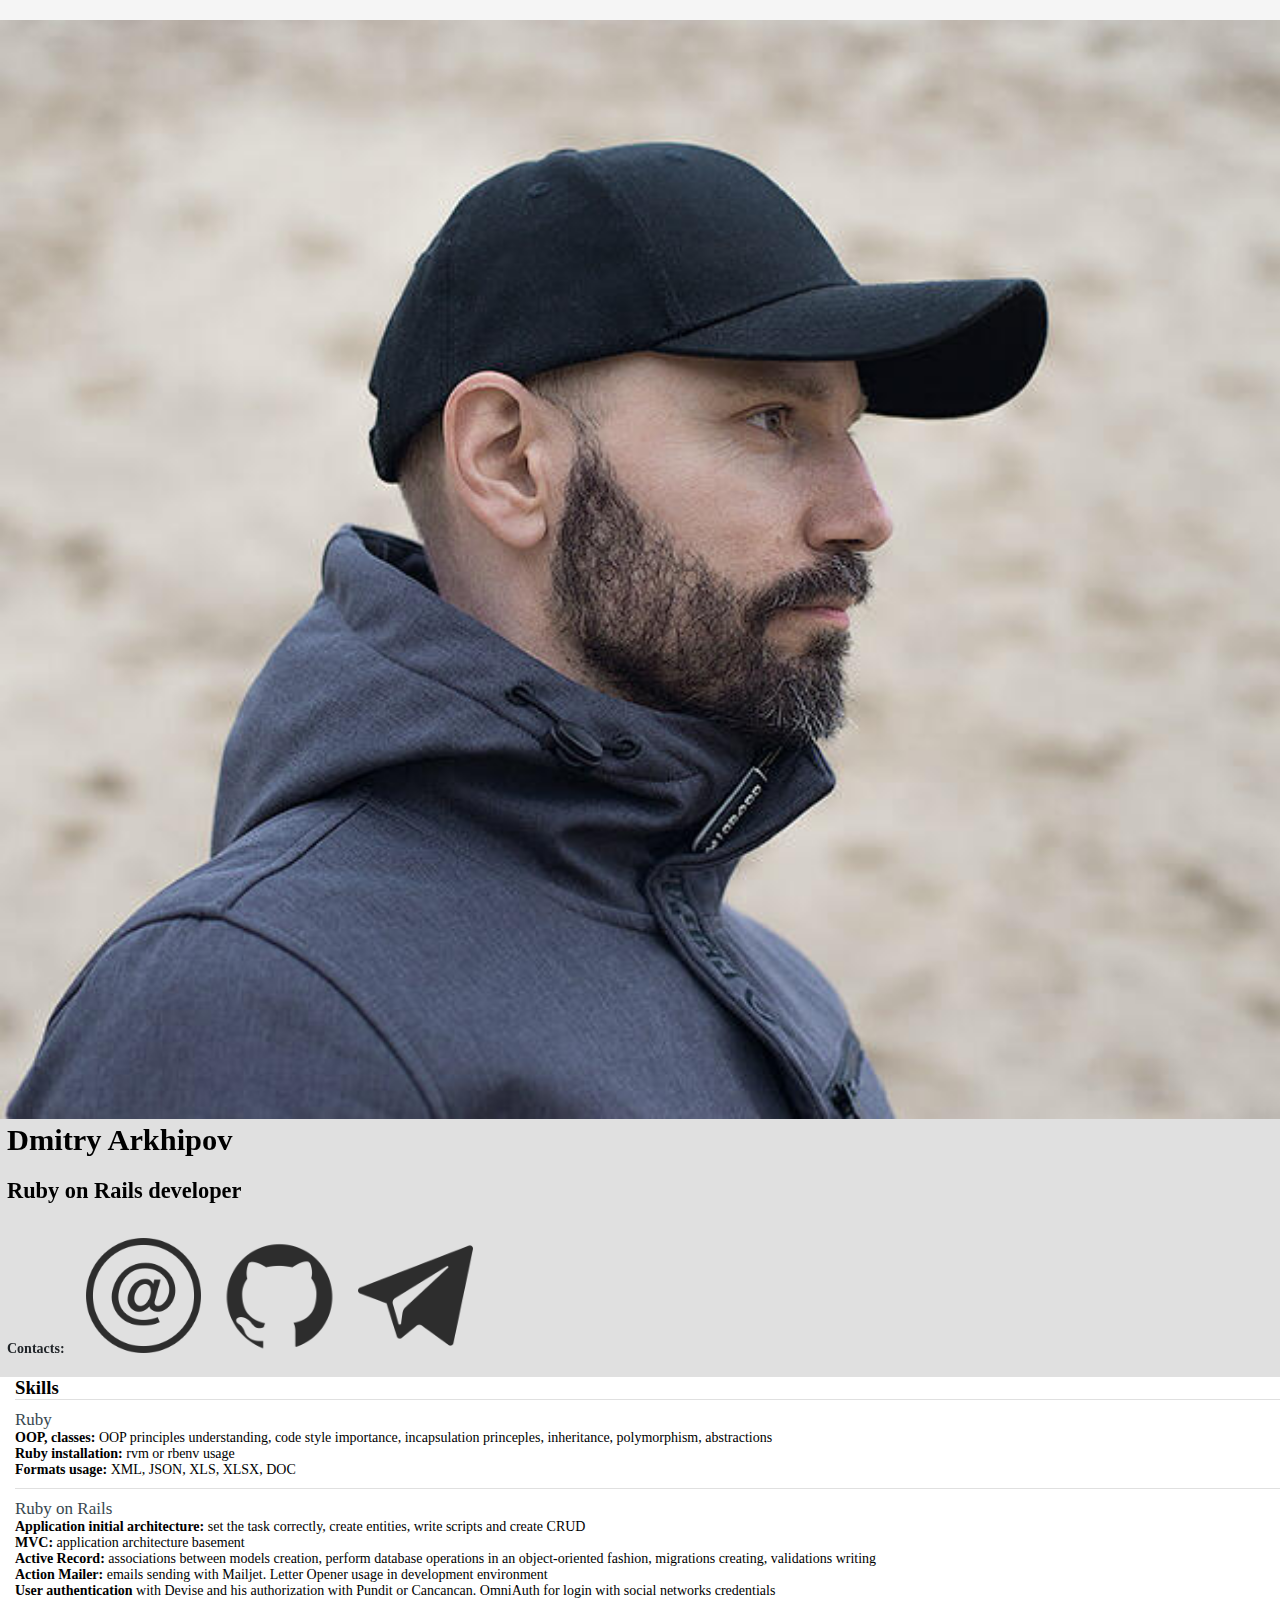
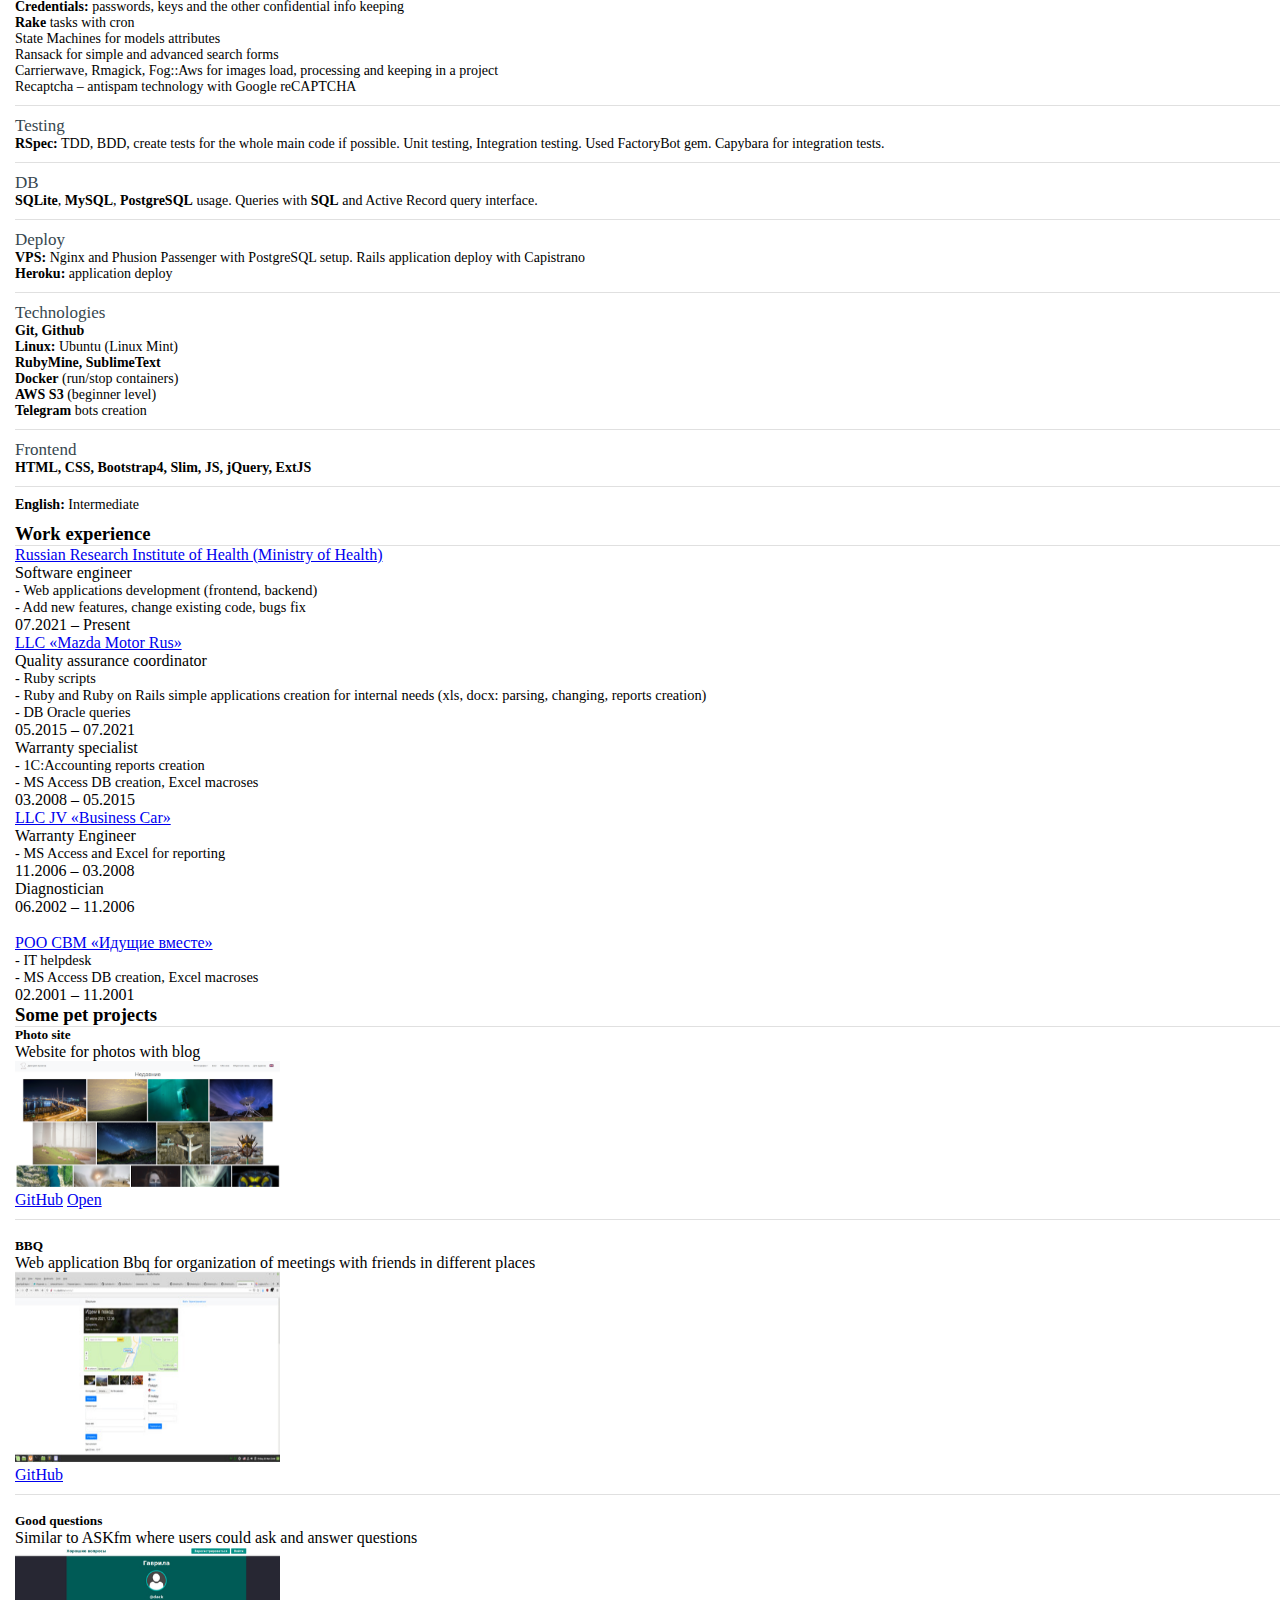
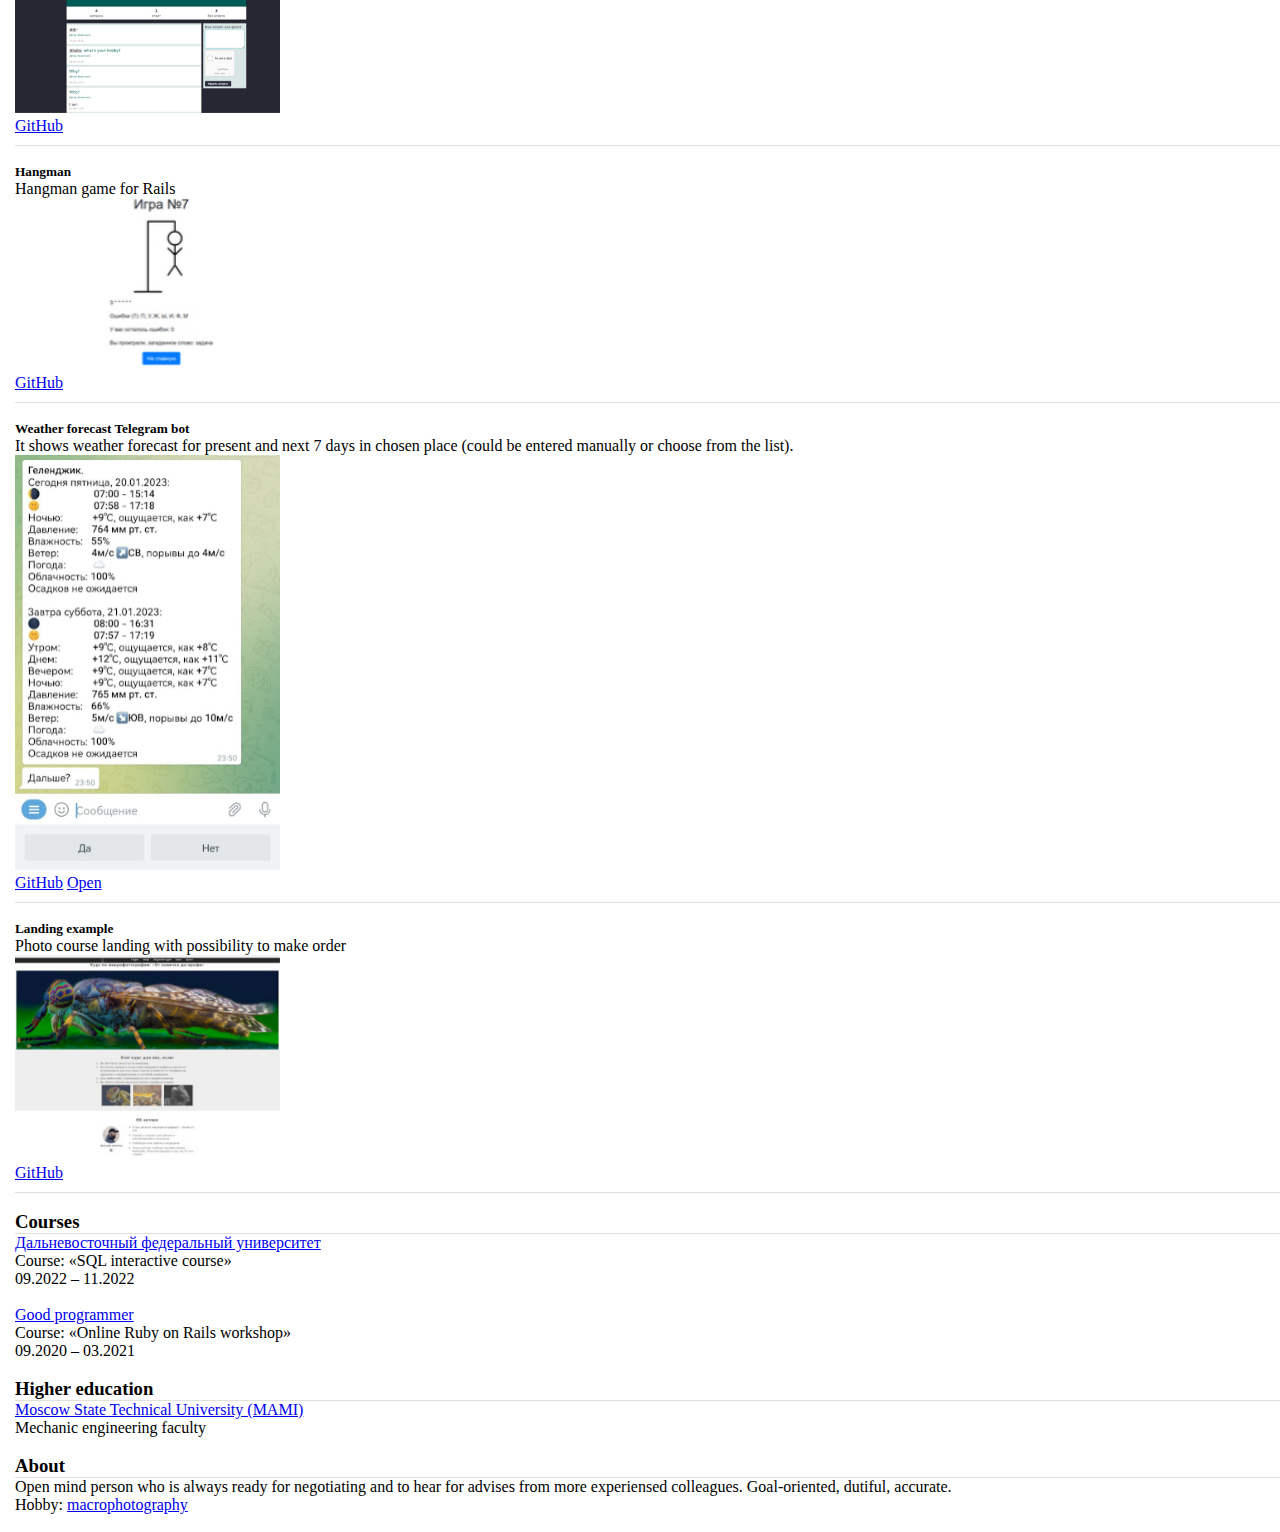
<file: index.html>
<!DOCTYPE html>
<html lang="ru">
<head>
  <meta charset="UTF-8">
  <meta name="viewport" content="width=device-width, initial-scale=1.0">
  <title>Dmitry Arkhipov, Ruby on Rails</title>
  <link rel="stylesheet" href="https://cdn.jsdelivr.net/npm/bootstrap@4.5.3/dist/css/bootstrap.min.css"
        integrity="sha384-TX8t27EcRE3e/ihU7zmQxVncDAy5uIKz4rEkgIXeMed4M0jlfIDPvg6uqKI2xXr2" crossorigin="anonymous">
  <link rel="stylesheet" href="https://use.fontawesome.com/releases/v5.15.1/css/all.css"
        integrity="sha384-vp86vTRFVJgpjF9jiIGPEEqYqlDwgyBgEF109VFjmqGmIY/Y4HV4d3Gp2irVfcrp" crossorigin="anonymous">
  <link rel="stylesheet" href="css/main.css">
</head>
<body class="bg-whitesmoke">
  <div class="container shadow p-2 mb-3 bg-muted rounded bg-gray">

    <div class="col offset-xl-1 col-xl-10">
      <div class="row">
        <div class="col col-sm-8 col-md-4 col-xl-4 col-info">
          <div class="row">
            <img class="rounded-sm" src="images/503d.jpg" alt="photo">
          </div>
          <div class="sticky">
            <div class="row contact-info">
              <div class="col-12 info-contact-col-2 pt-3 text-about-me-2">
                <b>Dmitry Arkhipov</b>
              </div>
            </div>
            <div class="row contact-info">
              <div class="col-12 info-contact-col-2 pt-3 text-about-me-developer">
                <b>Ruby on Rails developer</b><br>
              </div>
            </div>
            <div class="row contact-info top-more-space">
              <div class="col-12 info-contact-col-2 pt-3 text-about-me">
                <p><b>Contacts:</b>
                <a href="mailto:slipin2020@mail.ru" class="logo-link" rel="noopener noreferrer" target="_blank"><img src="images/mail_logo.png" alt="email" class="logo"></a>
                <a href="https://github.com/dmentry" class="logo-link" rel="noopener noreferrer" target="_blank"><img src="images/gh_logo.png" alt="gh" class="logo"></a>
                <a href="https://t.me/Dack99" class="logo-link" rel="noopener noreferrer" target="_blank"><img src="images/teleg_logo.png" alt="gh" class="logo"></a></p>
              </div>
            </div>
          </div>
        </div>

        <div class="col-md-8 col-lg-8">
          <div class="row ml-lg-1 ml-md-1 bg-white rounded-sm">
            <div class="col-12 pt-3 text-secondary int-info">
              <h3 class="bottom-line">Skills</h3>
              <ul class="list-skills">
                <li class="list-list">

                  <h5 class="skills-title">Ruby</h5>
                  <ul>
                    <li><strong>OOP, classes:</strong> OOP principles understanding, code style importance, incapsulation princeples, inheritance, polymorphism, abstractions</li>
                    <li><strong>Ruby installation:</strong> <span class="badge badge-secondary">rvm</span> or <span class="badge badge-secondary">rbenv</span> usage</li>
                    <li><strong>Formats usage:</strong> XML, JSON, XLS, XLSX, DOC</li>
                  </ul>
                  <li class="list-list">

                  <h5 class="skills-title">Ruby on Rails</h5>
                  <ul>
                    <li><strong>Application initial architecture:</strong> set the task correctly, create entities, write scripts and create CRUD</li>
                    <li><strong>MVC:</strong> application architecture basement</li>
                    <li><strong>Active Record:</strong> associations between models creation, perform database operations in an object-oriented fashion, migrations creating, validations writing</li>
                    <li><strong>Action Mailer:</strong> emails sending with <span class="badge badge-secondary">Mailjet</span>. <span class="badge badge-secondary">Letter Opener</span> usage in development environment</li>
                    <li><strong>User authentication</strong> with <span class="badge badge-secondary">Devise</span> and his authorization with <span class="badge badge-secondary">Pundit</span> or <span class="badge badge-secondary">Cancancan</span>. <span class="badge badge-secondary">OmniAuth</span> for login with social networks credentials</li>
                    <li><strong>Credentials:</strong> passwords, keys and the other confidential info keeping</li>
                    <li><strong>Rake</strong> tasks with <span class="badge badge-secondary">cron</span></li>
                    <li><span class="badge badge-secondary">State Machines</span> for models attributes</li>
                    <li><span class="badge badge-secondary">Ransack</span> for simple and advanced search forms</li>
                    <li><span class="badge badge-secondary">Carrierwave</span>, <span class="badge badge-secondary">Rmagick</span>, <span class="badge badge-secondary">Fog::Aws</span> for images load, processing and keeping in a project</li>
                    <li><span class="badge badge-secondary">Recaptcha</span> &ndash; antispam technology with Google reCAPTCHA</li>
                  </ul>
                  <li class="list-list">

                  <h5 class="skills-title">Testing</h5>
                  <ul>
                    <li><strong>RSpec:</strong> TDD, BDD, create tests for the whole main code if possible. Unit testing, Integration testing. Used <span class="badge badge-secondary">FactoryBot</span> gem. <span class="badge badge-secondary">Capybara</span> for integration tests.</li>
                  </ul>
                  <li class="list-list">

                  <h5 class="skills-title">DB</h5>
                  <ul>
                    <li><strong>SQLite</strong>, <strong>MySQL</strong>, <strong>PostgreSQL</strong> usage. Queries with <strong>SQL</strong> and Active Record query interface.</li>
                  </ul>
                  <li class="list-list">

                  <h5 class="skills-title">Deploy</h5>
                  <ul>
                    <li><strong>VPS: </strong><span class="badge badge-secondary">Nginx</span> and <span class="badge badge-secondary">Phusion Passenger</span> with <span class="badge badge-secondary">PostgreSQL</span> setup. Rails application deploy with <span class="badge badge-secondary">Capistrano</span></li>
                    <li ><strong>Heroku: </strong>application deploy</li>
                  </ul>
                  <li class="list-list">

                  <h5 class="skills-title">Technologies</h5>
                  <ul>
                    <li><strong>Git, Github</strong></li>
                    <li><strong>Linux:</strong> Ubuntu (Linux Mint)</strong></li>
                    <li><strong>RubyMine, SublimeText</strong></li>
                    <li><strong>Docker</strong> (run/stop containers)</li>
                    <li><strong>AWS S3</strong> (beginner level)</li>
                    <li><strong>Telegram</strong> bots creation</li>
                  </ul>
                  <li class="list-list">

                  <h5 class="skills-title">Frontend</h5>
                  <ul>
                    <li><strong>HTML, CSS, Bootstrap4, Slim, JS, jQuery, ExtJS</strong></li>
                  </ul>
                  <li class="list-list">

                  <ul>
                    <li><strong>English:</strong> Intermediate</li>
                  </ul>
                </li>
              </ul>
            </div>
          </div>

          <div class="row box-shadow mt-4 mb-4 ml-lg-1 ml-xl-1 bg-white rounded-sm">
            <div class="col-12 pt-3 text-secondary int-info">
              <h3 class="bottom-line">Work experience</h3>
              <a class="text-info" href="https://mednet.ru" rel="noopener noreferrer" target="_blank">Russian Research Institute of Health (Ministry of Health)</a>
              <div>Software engineer</div>
              <ul>
              <li class="list-text-about"> - Web applications development (frontend, backend)</li>
              <li class="list-text-about"> - Add new features, change existing code, bugs fix</li>
              <div>07.2021 &ndash; Present</div>
              </ul>
              <a class="text-info" href="https://www.mazda.ru" rel="noopener noreferrer" target="_blank">LLC &laquo;Mazda Motor Rus&raquo;</a>
              <div>Quality assurance coordinator</div>
              <ul>
              <li class="list-text-about"> - Ruby scripts</li>
              <li class="list-text-about"> - Ruby and Ruby on Rails simple applications creation for internal needs (xls, docx: parsing, changing, reports creation)</li>
              <li class="list-text-about"> - DB Oracle queries</li>
              <div>05.2015 &ndash; 07.2021</div>
              </ul>
              <div>Warranty specialist</div>
              <ul>
                <li class="list-text-about"> - 1C:Accounting reports creation</li>
                <li class="list-text-about"> - MS Access DB creation, Excel macroses</li>
                <div>03.2008 &ndash; 05.2015</div>
              </ul>
              <a class="text-info" href="https://business-car.ru" rel="noopener noreferrer" target="_blank">LLC JV &laquo;Business Car&raquo;</a>
              <div>Warranty Engineer</div>
              <ul>
                <li class="list-text-about"> - MS Access and Excel for reporting</li>
                <div>11.2006 &ndash; 03.2008</div>
              </ul>
              <div>Diagnostician<br>06.2002 &ndash; 11.2006</div>
              <br>
              <a class="text-info" href="https://ru.wikipedia.org/wiki/%D0%98%D0%B4%D1%83%D1%89%D0%B8%D0%B5_%D0%B2%D0%BC%D0%B5%D1%81%D1%82%D0%B5" rel="noopener noreferrer" target="_blank">РОО СВМ &laquo;Идущие вместе&raquo;</a>
              <ul>
                <li class="list-text-about"> - IT helpdesk</li>
                <li class="list-text-about"> - MS Access DB creation, Excel macroses</li>
                <div>02.2001 &ndash; 11.2001</div>
              </ul>
            </div>
          </div>

          <div class="row box-shadow mt-4 mb-4 ml-lg-1 ml-xl-1 bg-white rounded-sm">
            <div class="col-12 pt-3 text-secondary int-info">
              <h3 class="bottom-line">Some pet projects</h3>
              <div class="bottom-line-applications">
                <h5 class="card-title text-dark">Photo site</h5>
                <p class="card-text text-secondary">Website for photos with blog</p>
                <div><img src="images/screen_photoweb.png" alt="screenshot" class="appl-screenshot"></div>
                <a href="https://github.com/dmentry/site_rails" class="btn btn-secondary mt-2" rel="noopener noreferrer" target="_blank" title="GitHub repository">GitHub</a>
                <a href="http://dack9.ru/en" class="btn btn-secondary mt-2" rel="noopener noreferrer" target="_blank">Open</a>
              </div>
              <br>
              <div  class="bottom-line-applications">
                <h5 class="card-title text-dark">BBQ</h5>
                <p class="card-text text-secondary">Web application Bbq for organization of meetings with friends in different places</p>
                <div><img src="images/screenshot_bbq.jpg" alt="screenshot" class="appl-screenshot"></div>
                <a href="https://github.com/dmentry/bbq" class="btn btn-secondary mt-2" rel="noopener noreferrer" target="_blank" title="GitHub repository">GitHub</a>
                <!-- <a href="http://bbq.dack9.ru" class="btn btn-secondary mt-2" rel="noopener noreferrer" target="_blank">Open</a> -->
              </div>
              <br>
              <div  class="bottom-line-applications">
                <h5 class="card-title text-dark">Good questions</h5>
                <p class="card-text text-secondary">Similar to ASKfm where users could ask and answer questions</p>
                <div><img src="images/screenshot_ask.jpg" alt="screenshot" class="appl-screenshot"></div>
                <a href="https://github.com/dmentry/askme" class="btn btn-secondary mt-2" rel="noopener noreferrer" target="_blank" title="GitHub repository">GitHub</a>
              </div>
              <br>
              <div  class="bottom-line-applications">
                <h5 class="card-title text-dark">Hangman</h5>
                <p class="card-text text-secondary">Hangman game for Rails</p>
                <div><img src="images/screenshot_hangman.jpg" alt="screenshot" class="appl-screenshot"></div>
                <a href="https://github.com/dmentry/hangman_rails" class="btn btn-secondary mt-2" rel="noopener noreferrer" target="_blank" title="GitHub repository">GitHub</a>
              </div>
              <br>
              <div  class="bottom-line-applications">
                <h5 class="card-title text-dark">Weather forecast Telegram bot</h5>
                <p class="card-text text-secondary">It shows weather forecast for present and next 7 days in chosen place (could be entered manually or choose from the list).</p>
                <div><img src="images/screenshot_forecast_bot.jpg" alt="screenshot" class="appl-screenshot"></div>
                <a href="https://github.com/dmentry/weather_forecast_bot" class="btn btn-secondary mt-2" rel="noopener noreferrer" target="_blank" title="GitHub repository">GitHub</a>
                <a href="https://t.me/city_weath_bot" class="btn btn-secondary mt-2" rel="noopener noreferrer" target="_blank">Open</a>
              </div>
              <br>
              <div  class="bottom-line-applications">
                <h5 class="card-title text-dark">Landing example</h5>
                <p class="card-text text-secondary">Photo course landing with possibility to make order</p>
                <div><img src="images/screenshot_landing.jpg" alt="screenshot" class="appl-screenshot"></div>
                <a href="https://github.com/dmentry/landing" class="btn btn-secondary mt-2" rel="noopener noreferrer" target="_blank" title="GitHub repository">GitHub</a>
              </div>
              <br>
            </div>
          </div>

          <div class="row box-shadow mt-4 mb-4 ml-lg-1 ml-xl-1 bg-white rounded-sm">
            <div class="col-12 pt-3 text-secondary int-info">
              <h3 class="bottom-line">Courses</h3>
              <a class="text-info" href="https://stepik.org/course/63054/syllabus" rel="noopener noreferrer" target="_blank">Дальневосточный федеральный университет</a>
              <div>Course: &laquo;SQL interactive course&raquo;<br>09.2022 &ndash; 11.2022</div>
              <br>
              <a class="text-info" href="https://goodprogrammer.ru" rel="noopener noreferrer" target="_blank">Good programmer</a>
              <div>Course: &laquo;Online Ruby on Rails workshop&raquo;<br>09.2020 &ndash; 03.2021</div>
              <br>
            </div>
          </div>

          <div class="row box-shadow mt-4 mb-4 ml-lg-1 ml-xl-1 bg-white rounded-sm">
            <div class="col-12 pt-3 text-secondary int-info">
              <h3 class="bottom-line">Higher education</h3>
              <a class="text-info" href="https://new.mospolytech.ru" rel="noopener noreferrer" target="_blank">Moscow State Technical University (MAMI)</a>
              <div>Mechanic engineering faculty</div>
              <br>
            </div>
          </div>

          <div class="row box-shadow mt-4 mb-4 ml-lg-1 ml-xl-1 bg-white rounded-sm">
            <div class="col-12 pt-3 text-secondary int-info">
              <h3 class="bottom-line">About</h3>
              <div>Open mind person who is always ready for negotiating and to hear for advises from more experiensed colleagues. Goal-oriented, dutiful, accurate.
              <br>Hobby: <a href="https://dack9.ru/en/macro_page" rel="noopener noreferrer" target="_blank" class="text-info" title="Open">macrophotography</a></div>
              <br>
            </div>
          </div>
      </div>
    </div>
    
  </div>
</body>
</html>
</file>
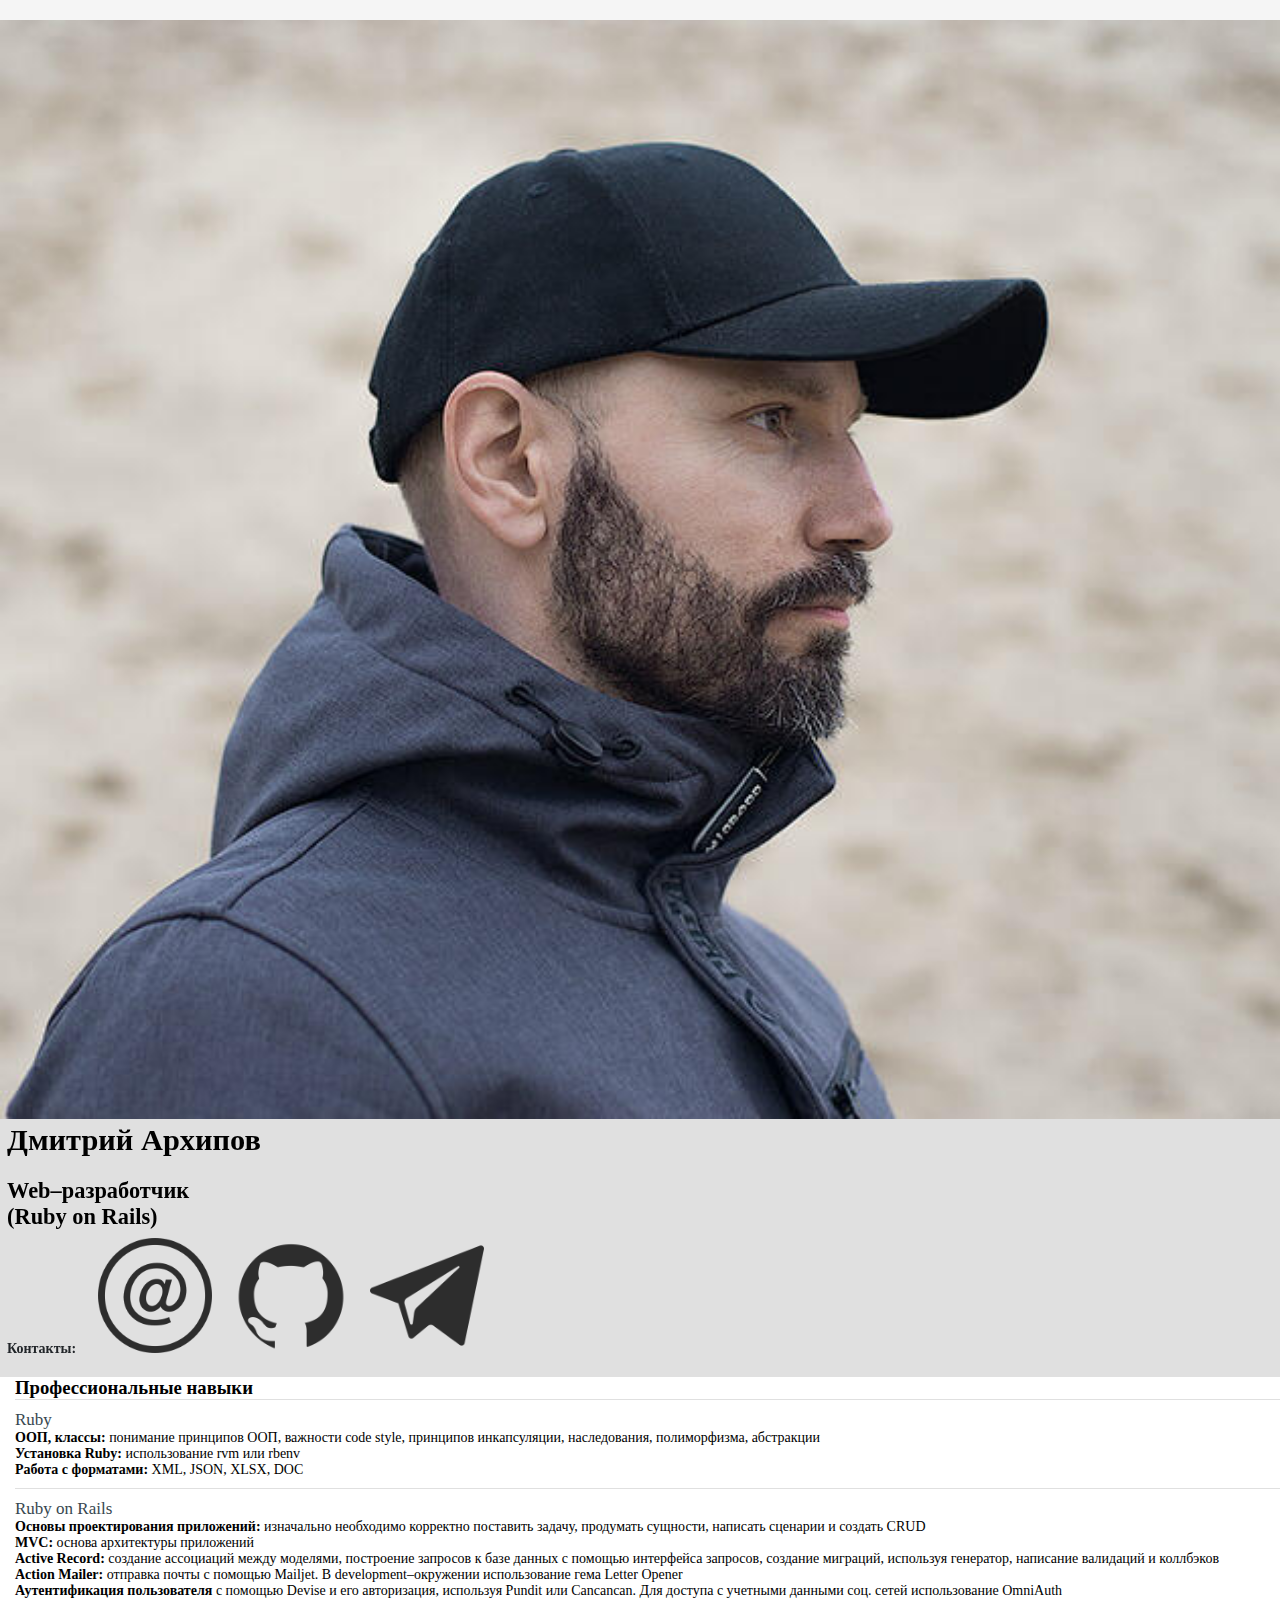
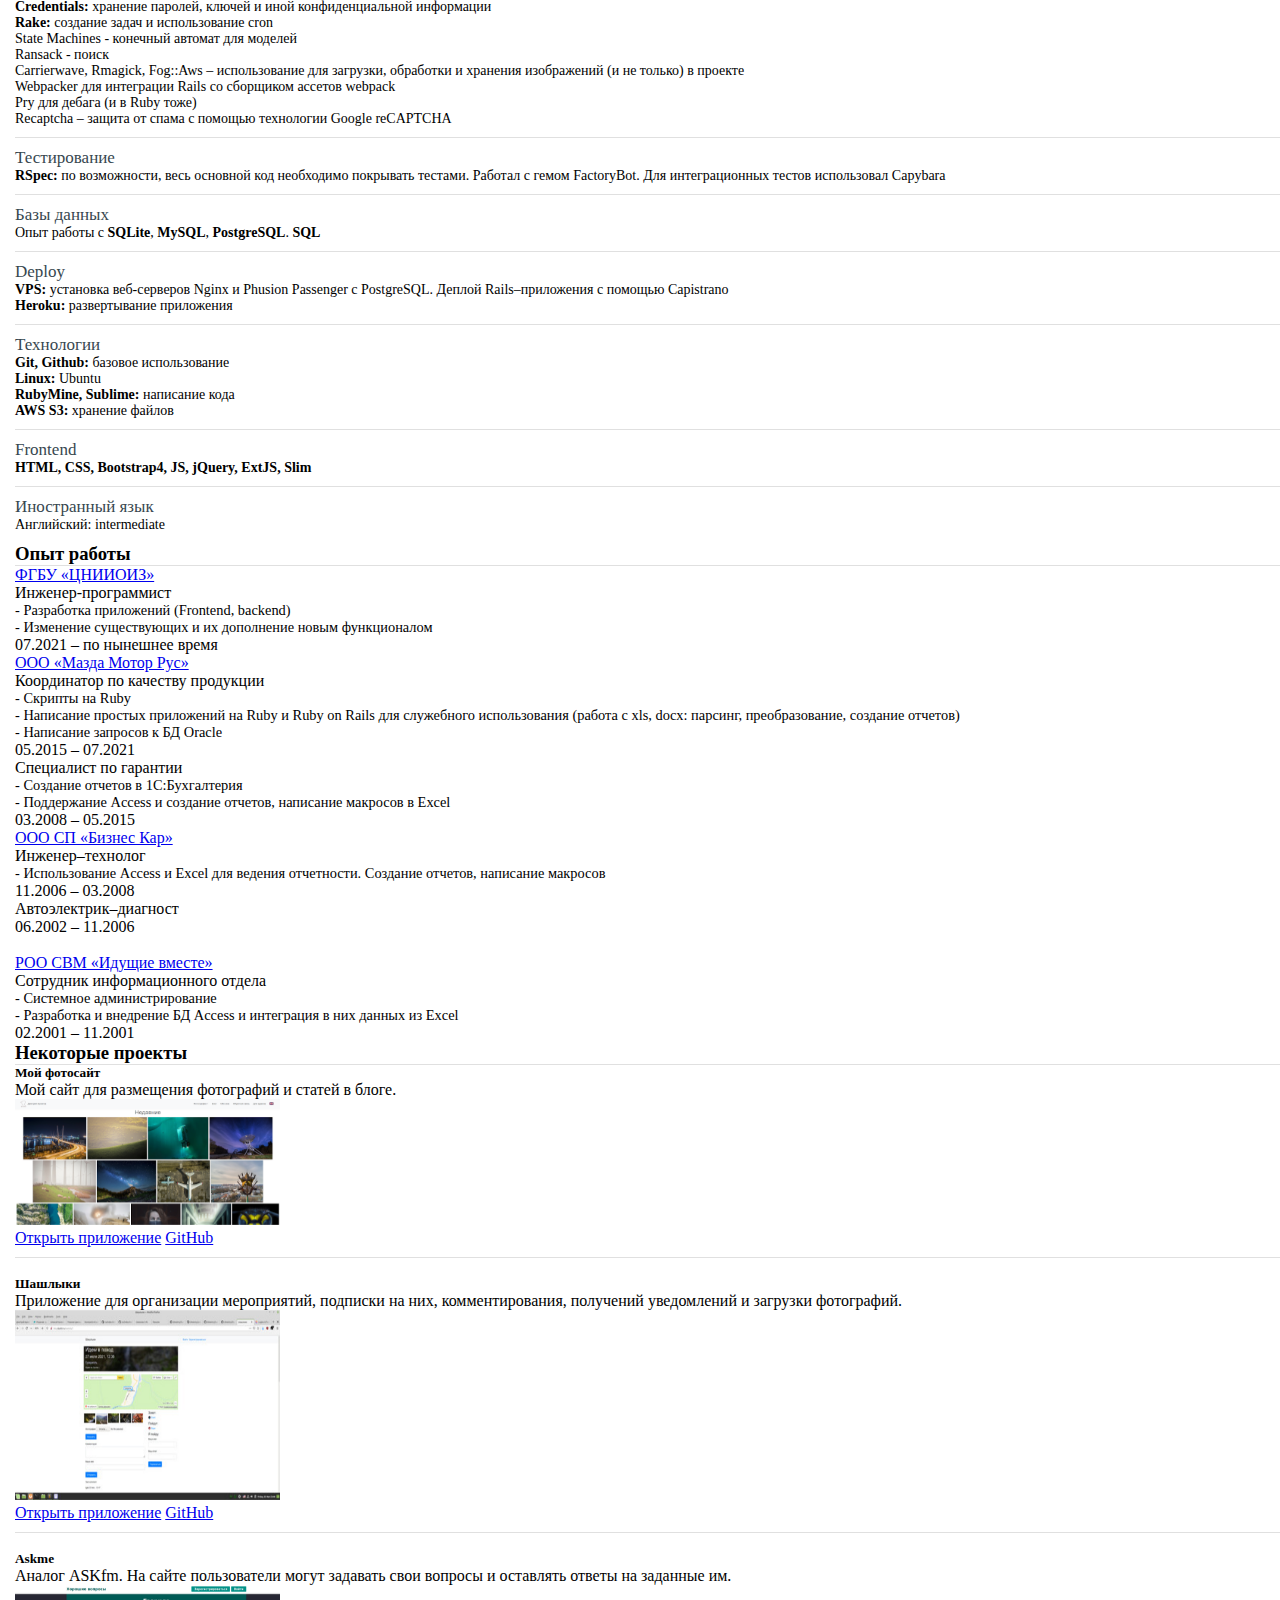
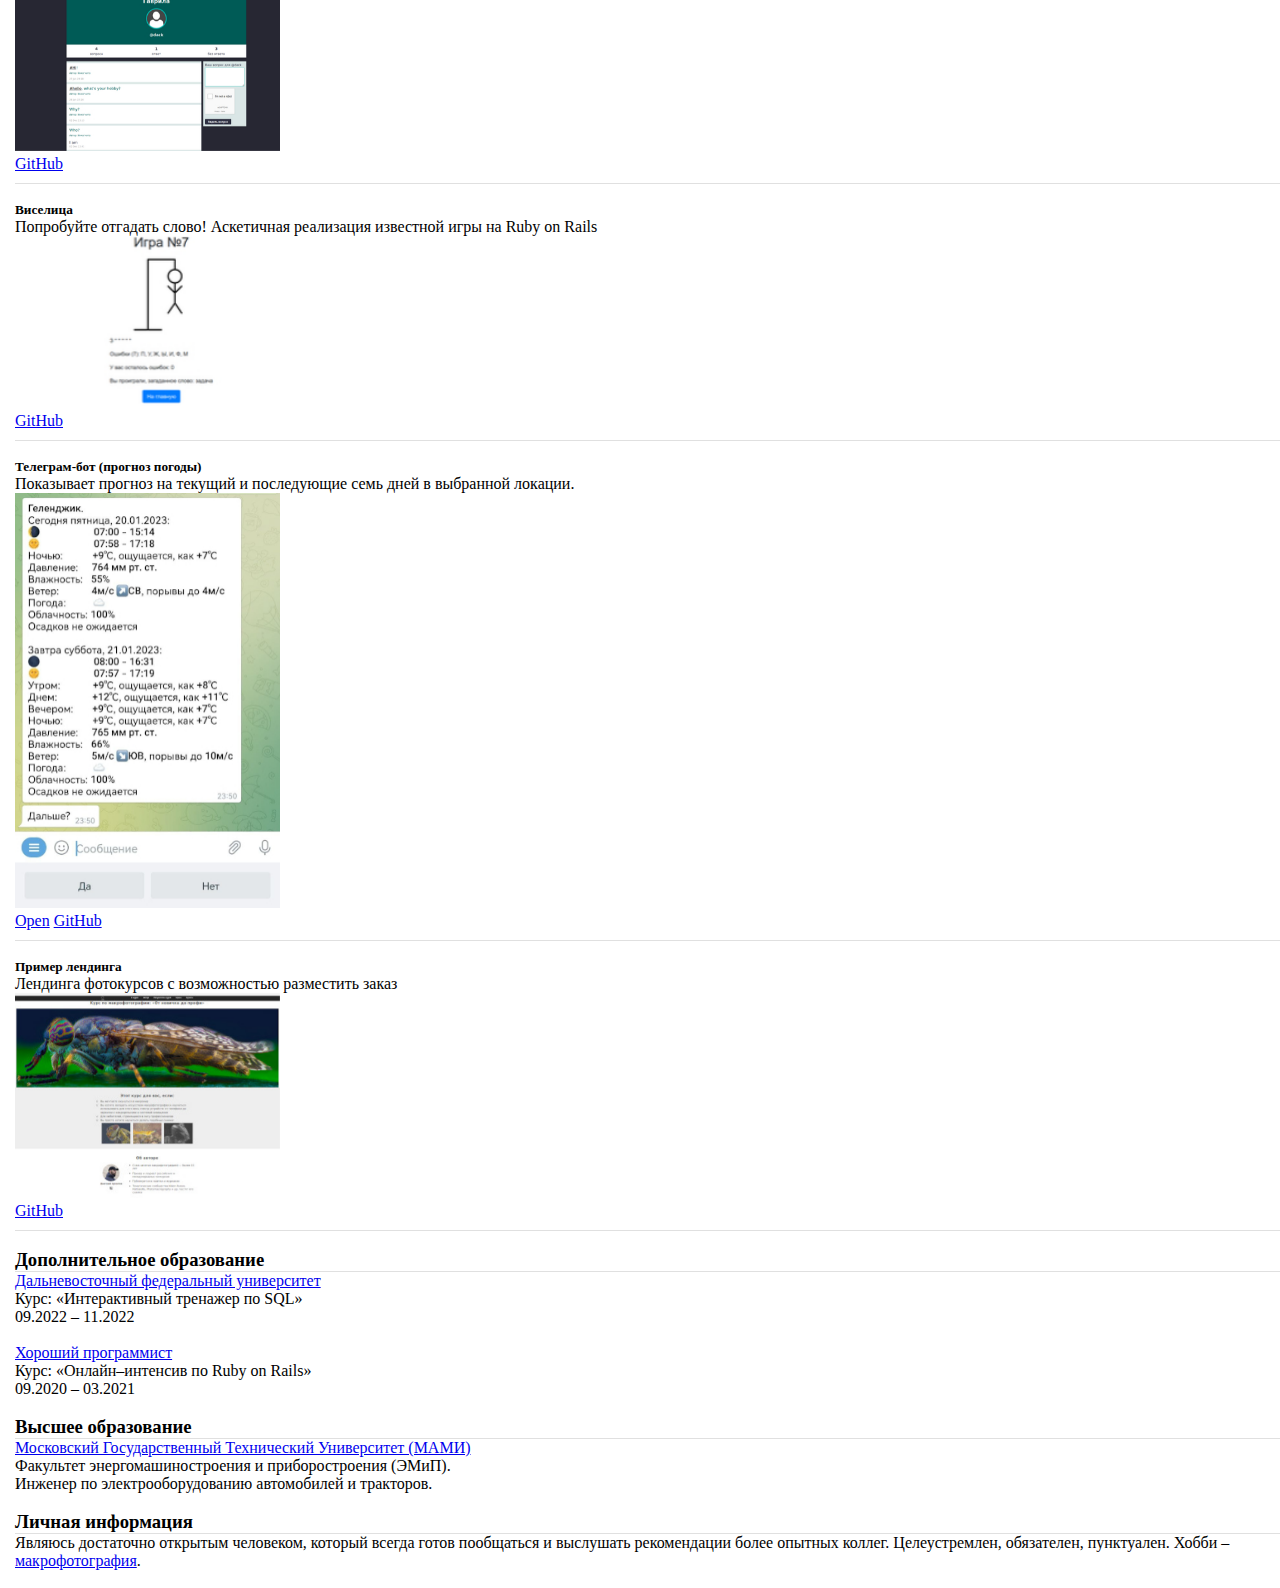
<file: index_rus.html>
<!DOCTYPE html>
<html lang="ru">
<head>
  <meta charset="UTF-8">
  <meta name="viewport" content="width=device-width, initial-scale=1.0">
  <title>Дмитрий Архипов, Ruby on Rails</title>
  <link rel="stylesheet" href="https://cdn.jsdelivr.net/npm/bootstrap@4.5.3/dist/css/bootstrap.min.css"
        integrity="sha384-TX8t27EcRE3e/ihU7zmQxVncDAy5uIKz4rEkgIXeMed4M0jlfIDPvg6uqKI2xXr2" crossorigin="anonymous">
  <link rel="stylesheet" href="https://use.fontawesome.com/releases/v5.15.1/css/all.css"
        integrity="sha384-vp86vTRFVJgpjF9jiIGPEEqYqlDwgyBgEF109VFjmqGmIY/Y4HV4d3Gp2irVfcrp" crossorigin="anonymous">
  <link rel="stylesheet" href="css/main.css">
</head>
<body class="bg-whitesmoke">
  <div class="container shadow p-2 mb-3 bg-muted rounded bg-gray">

    <div class="col offset-xl-1 col-xl-10">
      <div class="row">
        <div class="col col-sm-8 col-md-4 col-xl-4 col-info">
          <div class="row">
            <img class="rounded-sm" src="images/503d.jpg" alt="photo">
          </div>
          <div class="sticky">
            <div class="row contact-info">
              <div class="col-12 info-contact-col-2 pt-3 text-about-me-2">
                <b>Дмитрий Архипов</b>
              </div>
            </div>
            <div class="row contact-info">
              <div class="col-12 info-contact-col-2 pt-3 text-about-me-developer">
                <b>Web&ndash;разработчик</b><br>
                <b>(Ruby on Rails)</b>
              </div>
            </div>
            <div class="row contact-info top-more-space">
              <div class="col-12 info-contact-col-2 pt-3 text-about-me">
                <p><b>Контакты:</b>
                <a href="mailto:slipin2020@mail.ru" class="logo-link" rel="noopener noreferrer" target="_blank"><img src="images/mail_logo.png" alt="email" class="logo"></a>
                <a href="https://github.com/dmentry" class="logo-link" rel="noopener noreferrer" target="_blank"><img src="images/gh_logo.png" alt="gh" class="logo"></a>
                <a href="https://t.me/Dack99" class="logo-link" rel="noopener noreferrer" target="_blank"><img src="images/teleg_logo.png" alt="gh" class="logo"></a></p>
              </div>
            </div>
          </div>
        </div>

        <div class="col-md-8 col-lg-8">
          <div class="row ml-lg-1 ml-md-1 bg-white rounded-sm">
            <div class="col-12 pt-3 text-secondary int-info">
              <h3 class="bottom-line">Профессиональные навыки</h3>
              <ul class="list-skills">
                <li class="list-list">

                  <h5 class="skills-title">Ruby</h5>
                  <ul>
                    <li><strong>ООП, классы:</strong> понимание принципов ООП, важности code style, принципов инкапсуляции, наследования, полиморфизма, абстракции</li>
                    <li><strong>Установка Ruby:</strong> использование <span class="badge badge-secondary">rvm</span> или <span class="badge badge-secondary">rbenv</span></li>
                    <li><strong>Работа с форматами:</strong> XML, JSON, XLSX, DOC</li>
                  </ul>
                  <li class="list-list">

                  <h5 class="skills-title">Ruby on Rails</h5>
                  <ul>
                    <li><strong>Основы проектирования приложений:</strong> изначально необходимо корректно поставить задачу, продумать сущности, написать сценарии и создать CRUD</li>
                    <li><strong>MVC:</strong> основа архитектуры приложений</li>
                    <li><strong>Active Record:</strong> создание ассоциаций между моделями, построение запросов к базе данных с помощью интерфейса запросов, создание миграций, используя генератор, написание валидаций и коллбэков</li>
                    <li><strong>Action Mailer:</strong> отправка почты с помощью <span class="badge badge-secondary">Mailjet</span>. В development&ndash;окружении использование гема <span class="badge badge-secondary">Letter Opener</span></li>
                    <li><strong>Аутентификация пользователя</strong> с помощью <span class="badge badge-secondary">Devise</span> и его авторизация, используя <span class="badge badge-secondary">Pundit</span> или <span class="badge badge-secondary">Cancancan</span>. Для доступа с учетными данными соц. сетей использование <span class="badge badge-secondary">OmniAuth</span></li>
                    <li><strong>Credentials:</strong> хранение паролей, ключей и иной конфиденциальной информации</li>
                    <li><strong>Rake:</strong> создание задач и использование <span class="badge badge-secondary">cron</span></li>
                    <li><span class="badge badge-secondary">State Machines</span> - конечный автомат для моделей</li>
                    <li><span class="badge badge-secondary">Ransack</span> - поиск</li>
                    <li><span class="badge badge-secondary">Carrierwave</span>, <span class="badge badge-secondary">Rmagick</span>, <span class="badge badge-secondary">Fog::Aws</span> &ndash; использование для загрузки, обработки и хранения изображений (и не только) в проекте</li>
                    <li><span class="badge badge-secondary">Webpacker</span>  для интеграции Rails со сборщиком ассетов webpack</li>
                    <li><span class="badge badge-secondary">Pry</span>  для дебага (и в Ruby тоже)</li>
                    <li><span class="badge badge-secondary">Recaptcha</span> &ndash; защита от спама с помощью технологии Google reCAPTCHA</li>
                  </ul>
                  <li class="list-list">

                  <h5 class="skills-title">Тестирование</h5>
                  <ul>
                    <li><strong>RSpec:</strong> по возможности, весь основной код необходимо покрывать тестами. Работал с гемом <span class="badge badge-secondary">FactoryBot</span>. Для интеграционных тестов использовал <span class="badge badge-secondary">Capybara</span></li>
                  </ul>
                  <li class="list-list">

                  <h5 class="skills-title">Базы данных</h5>
                  <ul>
                    <li>Опыт работы с <strong>SQLite</strong>, <strong>MySQL</strong>, <strong>PostgreSQL</strong>. <strong>SQL</strong></li>
                  </ul>
                  <li class="list-list">

                  <h5 class="skills-title">Deploy</h5>
                  <ul>
                    <li><strong>VPS: </strong>установка веб-серверов <span class="badge badge-secondary">Nginx</span> и <span class="badge badge-secondary">Phusion Passenger</span> c <span class="badge badge-secondary">PostgreSQL</span>. Деплой Rails&ndash;приложения с помощью <span class="badge badge-secondary">Capistrano</span></li>
                    <li ><strong>Heroku: </strong>развертывание приложения</li>
                  </ul>
                  <li class="list-list">

                  <h5 class="skills-title">Технологии</h5>
                  <ul>
                    <li><strong>Git, Github:</strong> базовое использование</li>
                    <li><strong>Linux:</strong> Ubuntu</strong></li>
                    <li><strong>RubyMine, Sublime:</strong> написание кода</li>
                    <li><strong>AWS S3:</strong> хранение файлов</li>
                  </ul>
                  <li class="list-list">

                  <h5 class="skills-title">Frontend</h5>
                  <ul>
                    <li><strong>HTML, CSS, Bootstrap4, JS, jQuery, ExtJS, Slim</strong></li>
                  </ul>
                  <li class="list-list">

                  <h5 class="skills-title">Иностранный язык</h5>
                  <ul>
                    <li><span class="bold">Английский:</span> intermediate</li>
                  </ul>
                </li>
              </ul>
            </div>
          </div>

          <div class="row box-shadow mt-4 mb-4 ml-lg-1 ml-xl-1 bg-white rounded-sm">
            <div class="col-12 pt-3 text-secondary int-info">
              <h3 class="bottom-line">Опыт работы</h3>
              <a class="text-info" href="https://mednet.ru" rel="noopener noreferrer" target="_blank">ФГБУ &laquo;ЦНИИОИЗ&raquo;</a>
              <div>Инженер-программист</div>
              <ul>
              <li class="list-text-about"> - Разработка приложений (Frontend, backend)</li>
              <li class="list-text-about"> - Изменение существующих и их дополнение новым функционалом</li>
              <div>07.2021 &ndash; по нынешнее время</div>
              </ul>
              <a class="text-info" href="https://www.mazda.ru" rel="noopener noreferrer" target="_blank">ООО &laquo;Мазда Мотор Рус&raquo;</a>
              <div>Координатор по качеству продукции</div>
              <ul>
              <li class="list-text-about"> - Cкрипты на Ruby</li>
              <li class="list-text-about"> - Написание простых приложений на Ruby и Ruby on Rails для служебного использования (работа с xls, docx: парсинг, преобразование, создание отчетов)</li>
              <li class="list-text-about"> - Написание запросов к БД Oracle</li>
              <div>05.2015 &ndash; 07.2021</div>
              </ul>
              <div>Специалист по гарантии</div>
              <ul>
                <li class="list-text-about"> - Создание отчетов в 1C:Бухгалтерия</li>
                <li class="list-text-about"> - Поддержание Access и создание отчетов, написание макросов в Excel</li>
                <div>03.2008 &ndash; 05.2015</div>
              </ul>
              <a class="text-info" href="https://business-car.ru" rel="noopener noreferrer" target="_blank">ООО СП &laquo;Бизнес Кар&raquo;</a>
              <div>Инженер&ndash;технолог</div>
              <ul>
                <li class="list-text-about"> - Использование Access и Excel для ведения отчетности. Создание отчетов, написание макросов</li>
                <div>11.2006 &ndash; 03.2008</div>
              </ul>
              <div>Автоэлектрик&ndash;диагност<br>06.2002 &ndash; 11.2006</div>
              <br>
              <a class="text-info" href="https://ru.wikipedia.org/wiki/%D0%98%D0%B4%D1%83%D1%89%D0%B8%D0%B5_%D0%B2%D0%BC%D0%B5%D1%81%D1%82%D0%B5" rel="noopener noreferrer" target="_blank">РОО СВМ &laquo;Идущие вместе&raquo;</a>
              <div>Сотрудник информационного отдела</div>
              <ul>
                <li class="list-text-about"> - Cистемное администрирование</li>
                <li class="list-text-about"> - Разработка и внедрение БД Access и интеграция в них данных из Exсel</li>
                <div>02.2001 &ndash; 11.2001</div>
              </ul>
            </div>
          </div>

          <div class="row box-shadow mt-4 mb-4 ml-lg-1 ml-xl-1 bg-white rounded-sm">
            <div class="col-12 pt-3 text-secondary int-info">
              <h3 class="bottom-line">Некоторые проекты</h3>
              <div class="bottom-line-applications">
                <h5 class="card-title text-dark">Мой фотосайт</h5>
                <p class="card-text text-secondary">Мой сайт для размещения фотографий и статей в блоге.</p>
                <div><img src="images/screen_photoweb.png" alt="screenshot" class="appl-screenshot"></div>
                <a href="http://photo.dack9.ru/ru" class="btn btn-secondary mt-2" rel="noopener noreferrer" target="_blank">Открыть приложение</a>
                <a href="https://github.com/dmentry/site_rails" class="btn btn-secondary mt-2" rel="noopener noreferrer" target="_blank" title="Подробнее на GitHub">GitHub</a>
              </div>
              <br>
              <div  class="bottom-line-applications">
                <h5 class="card-title text-dark">Шашлыки</h5>
                <p class="card-text text-secondary">Приложение для организации мероприятий, подписки на них, комментирования, получений уведомлений и загрузки фотографий.</p>
                <div><img src="images/screenshot_bbq.jpg" alt="screenshot" class="appl-screenshot"></div>
                <a href="http://bbq.dack9.ru" class="btn btn-secondary mt-2" rel="noopener noreferrer" target="_blank">Открыть приложение</a>
                <a href="https://github.com/dmentry/bbq" class="btn btn-secondary mt-2" rel="noopener noreferrer" target="_blank" title="Подробнее на GitHub">GitHub</a>
              </div>
              <br>
              <div  class="bottom-line-applications">
                <h5 class="card-title text-dark">Askme</h5>
                <p class="card-text text-secondary">Аналог ASKfm. На сайте пользователи могут задавать свои вопросы и оставлять ответы на заданные им.</p>
                <div><img src="images/screenshot_ask.jpg" alt="screenshot" class="appl-screenshot"></div>
                <a href="https://github.com/dmentry/askme" class="btn btn-secondary mt-2" rel="noopener noreferrer" target="_blank" title="Подробнее на GitHub">GitHub</a>
              </div>
              <br>
              <div  class="bottom-line-applications">
                <h5 class="card-title text-dark">Виселица</h5>
                <p class="card-text text-secondary">Попробуйте отгадать слово! Аскетичная реализация известной игры на Ruby on Rails</p>
                <div><img src="images/screenshot_hangman.jpg" alt="screenshot" class="appl-screenshot"></div>
                <a href="https://github.com/dmentry/hangman_rails" class="btn btn-secondary mt-2" rel="noopener noreferrer" target="_blank" title="Подробнее на GitHub">GitHub</a>
              </div>
              <br>
              <div  class="bottom-line-applications">
                <h5 class="card-title text-dark">Телеграм-бот (прогноз погоды)</h5>
                <p class="card-text text-secondary">Показывает прогноз на текущий и последующие семь дней в выбранной локации.</p>
                <div><img src="images/screenshot_forecast_bot.jpg" alt="screenshot" class="appl-screenshot"></div>
                <a href="https://t.me/city_weather_bot" class="btn btn-secondary mt-2" rel="noopener noreferrer" target="_blank">Open</a>
                <a href="https://github.com/dmentry/weather_forecast_bot" class="btn btn-secondary mt-2" rel="noopener noreferrer" target="_blank" title="GitHub repository">GitHub</a>
              </div>
              <br>
              <div  class="bottom-line-applications">
                <h5 class="card-title text-dark">Пример лендинга</h5>
                <p class="card-text text-secondary">Лендинга фотокурсов с возможностью разместить заказ</p>
                <div><img src="images/screenshot_landing.jpg" alt="screenshot" class="appl-screenshot"></div>
                <a href="https://github.com/dmentry/landing" class="btn btn-secondary mt-2" rel="noopener noreferrer" target="_blank" title="Подробнее на GitHub">GitHub</a>
              </div>
              <br>
            </div>
          </div>

          <div class="row box-shadow mt-4 mb-4 ml-lg-1 ml-xl-1 bg-white rounded-sm">
            <div class="col-12 pt-3 text-secondary int-info">
              <h3 class="bottom-line">Дополнительное образование</h3>
              <a class="text-info" href="https://stepik.org/course/63054/syllabus" rel="noopener noreferrer" target="_blank">Дальневосточный федеральный университет</a>
              <div>Курс: &laquo;Интерактивный тренажер по SQL&raquo;<br>09.2022 &ndash; 11.2022</div>
              <br>
              <a class="text-info" href="https:/goodprogrammer.ru" rel="noopener noreferrer" target="_blank">Хороший программист</a>
              <div>Курс: &laquo;Онлайн&ndash;интенсив по Ruby on Rails&raquo;<br>09.2020 &ndash; 03.2021</div>
              <br>
            </div>
          </div>

          <div class="row box-shadow mt-4 mb-4 ml-lg-1 ml-xl-1 bg-white rounded-sm">
            <div class="col-12 pt-3 text-secondary int-info">
              <h3 class="bottom-line">Высшее образование</h3>
              <a class="text-info" href="https://new.mospolytech.ru" rel="noopener noreferrer" target="_blank">Московский Государственный Технический Университет (МАМИ)</a>
              <div>Факультет энергомашиностроения и приборостроения (ЭМиП).</div>
              <div>Инженер по электрооборудованию автомобилей и тракторов.</div>
              <br>
            </div>
          </div>

          <div class="row box-shadow mt-4 mb-4 ml-lg-1 ml-xl-1 bg-white rounded-sm">
            <div class="col-12 pt-3 text-secondary int-info">
              <h3 class="bottom-line">Личная информация</h3>
              <div>Являюсь достаточно открытым человеком, который всегда готов пообщаться и выслушать рекомендации более опытных коллег. Целеустремлен, обязателен, пунктуален. Хобби &ndash; <a href="http://photo.dack9.ru/ru/macro_page" rel="noopener noreferrer" target="_blank" class="text-info" title="Посмотреть">макрофотография</a>.</div>
              <br>
            </div>
          </div>
      </div>
    </div>
    
  </div>
</body>
</html>
</file>
<file: css/main.css>
* {
  margin: 0;
  padding: 0;
}

body {
  margin-top: 20px;
  background-color: whitesmoke;
}

.bg-white {
  background-color: white;
}

.bg-gray {
  background-color: #e0e0e0;
}

.int-info {
  padding-left: 15px;
}

li {
  list-style-type: none;
}

.list-skills li.list-list {
  margin: 0;
  padding: 10px 0 10px 0;
  font-size: 14px;
}

.list-skills li.list-list:not(:first-of-type) {
  border-top: 1px solid #e0e0e0;
}

.card {
  border: none;
  border-top: 1px solid #e0e0e0;
  border-radius: 0px !important;
}

.bottom-line {
  border-bottom: 1px solid #e0e0e0;
}

.bottom-line-applications {
  padding-bottom: 10px;
  border-bottom: 1px solid #e0e0e0;
}

.sticky {
  position: -webkit-sticky;
  position: sticky;
  top: 0;
}

.appl-screenshot {
  width: 265px;
  height: auto;
}

.top-more-space {
  margin-top: 5px;
}

.top-less-space {
  margin-top: -40px;
}

.centered {
  text-align: center;
}

.bottom-space {
  margin: 0 0 10px 0
}

.col-info {
  background-color: #e0e0e0;
  margin-bottom: 20px;
}

img {
  width: 100%;
  position: relative;
  text-align: center;
}

.contact-info {
  min-height: 55px;
}

.text-about-me {
  padding: 0 0 0 7px;
  margin: 0 0 0 0;
  color: #212529;
  font-size: 14px;
}

.text-about-me-2 {
  padding: 0 0 0 7px;
  margin: 0 0 0 0;
  font-size: 190%;
}

.text-about-me-developer {
  padding: 0 0 0 7px;
  margin: 0 0 0 0;
  font-size: 140%;
}

.list-text-about {
  font-size: 90%;
}

.logo {
  width: 9%;
  opacity: 0.8;
}

.logo-link {
  padding: 0 0 0 0;
  margin: 0 0 0 18px;
}

.logo-link:hover {
  opacity: 0.5;
}

.skills-title {
  color: #37474F;
  font-weight: 500;
  font-size: 17px !important;
}

@media (max-width: 990px) {
  .text-about-me-2 {
  font-size: 120%;
  }

  .text-about-me-developer {
  font-size: 100%;
  }

  .logo-link {
    padding: 0 0 0 0;
    margin: 0 0 0 20px;
  }
}

@media (max-width: 960px) {
  .logo {
    width: 8%;
  }
}

@media (max-width: 800px) {
  .text-about-me-2 {
  font-size: 120%;
  }

  .text-about-me-developer {
  font-size: 100%;
  }
}

@media (max-width: 767px) {
  .text-about-me {
  font-size: 80%;
  }
}

@media (max-width: 540px) {
  .logo-link {
    padding: 0 0 0 0;
    margin: 0 0 0 20px;
  }

  .logo {
    width: 6%;
  }
}
</file>
